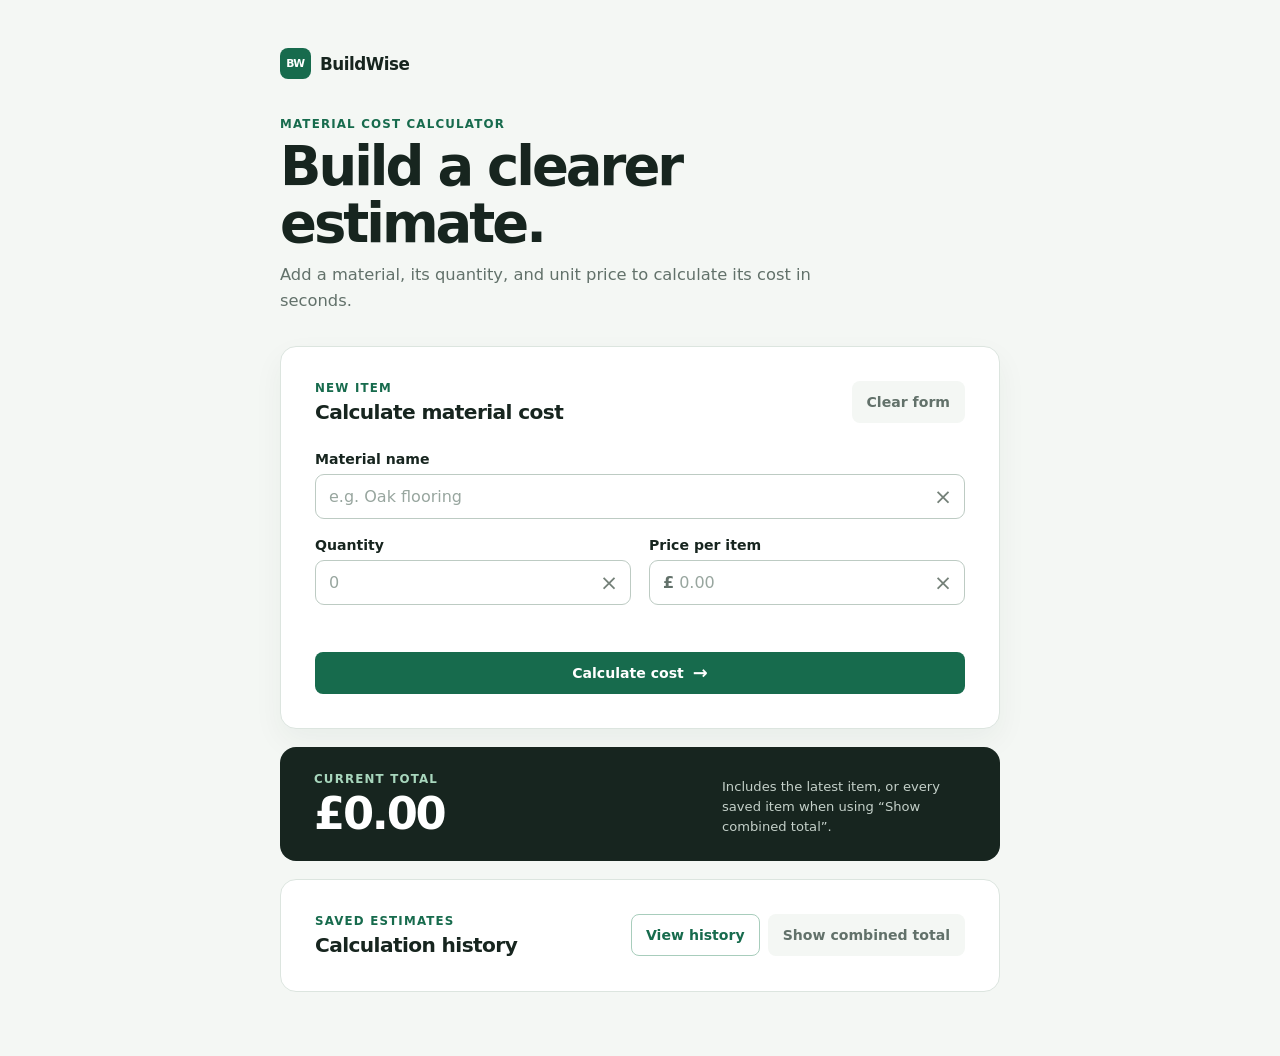
<file: website/index.html>
<!DOCTYPE html>
<html lang="en">
  <head>
    <meta charset="UTF-8" />
    <meta name="viewport" content="width=device-width, initial-scale=1.0" />
    <meta name="description" content="BuildWise helps you create quick material cost estimates." />
    <title>BuildWise | Material cost calculator</title>
    <link rel="stylesheet" href="style.css" />
    <script src="script.js" defer></script>
  </head>
  <body>
    <main class="app-shell">
      <header class="page-header">
        <a class="brand" href="#top" aria-label="BuildWise home"><span class="brand-mark" aria-hidden="true">BW</span><span>BuildWise</span></a>
        <p class="eyebrow">Material cost calculator</p>
        <h1>Build a clearer estimate.</h1>
        <p class="intro">Add a material, its quantity, and unit price to calculate its cost in seconds.</p>
      </header>

      <section class="calculator-card" aria-labelledby="calculator-heading">
        <div class="card-heading">
          <div><p class="section-label">New item</p><h2 id="calculator-heading">Calculate material cost</h2></div>
          <button type="button" id="clear-all-button" class="button button-quiet">Clear form</button>
        </div>
        <form id="calculator-form" novalidate>
          <div class="form-grid">
            <div class="field field-wide">
              <label for="material-name">Material name</label>
              <div class="input-row"><input type="text" id="material-name" name="material-name" placeholder="e.g. Oak flooring" autocomplete="off" /><button type="button" class="clear-field" data-input="material-name" aria-label="Clear material name">&times;</button></div>
            </div>
            <div class="field">
              <label for="quantity">Quantity</label>
              <div class="input-row"><input type="number" id="quantity" name="quantity" placeholder="0" min="1" step="1" inputmode="numeric" /><button type="button" class="clear-field" data-input="quantity" aria-label="Clear quantity">&times;</button></div>
            </div>
            <div class="field">
              <label for="price">Price per item</label>
              <div class="input-row currency-input"><span aria-hidden="true">£</span><input type="text" id="price" name="price" placeholder="0.00" inputmode="decimal" autocomplete="off" /><button type="button" class="clear-field" data-input="price" aria-label="Clear price">&times;</button></div>
            </div>
          </div>
          <p id="error-message" role="alert" aria-live="polite"></p>
          <button type="submit" id="calculate-button" class="button button-primary">Calculate cost <span aria-hidden="true">→</span></button>
        </form>
      </section>

      <section class="total-card" aria-live="polite" aria-atomic="true">
        <div><p class="section-label">Current total</p><p class="total-value" id="total">£0.00</p></div>
        <p class="total-note">Includes the latest item, or every saved item when using “Show combined total”.</p>
      </section>

      <section class="history-card" aria-labelledby="history-heading">
        <div class="history-heading">
          <div><p class="section-label">Saved estimates</p><h2 id="history-heading">Calculation history</h2></div>
          <div class="history-actions"><button type="button" id="past-calculations-button" class="button button-secondary" aria-expanded="false">View history</button><button type="button" id="add-all-button" class="button button-quiet">Show combined total</button></div>
        </div>
        <section id="history-section" hidden aria-live="polite"><ul id="calculation-history"></ul><button type="button" id="clear-history-button" class="text-button">Clear saved history</button></section>
      </section>
    </main>
  </body>
</html>
</file>
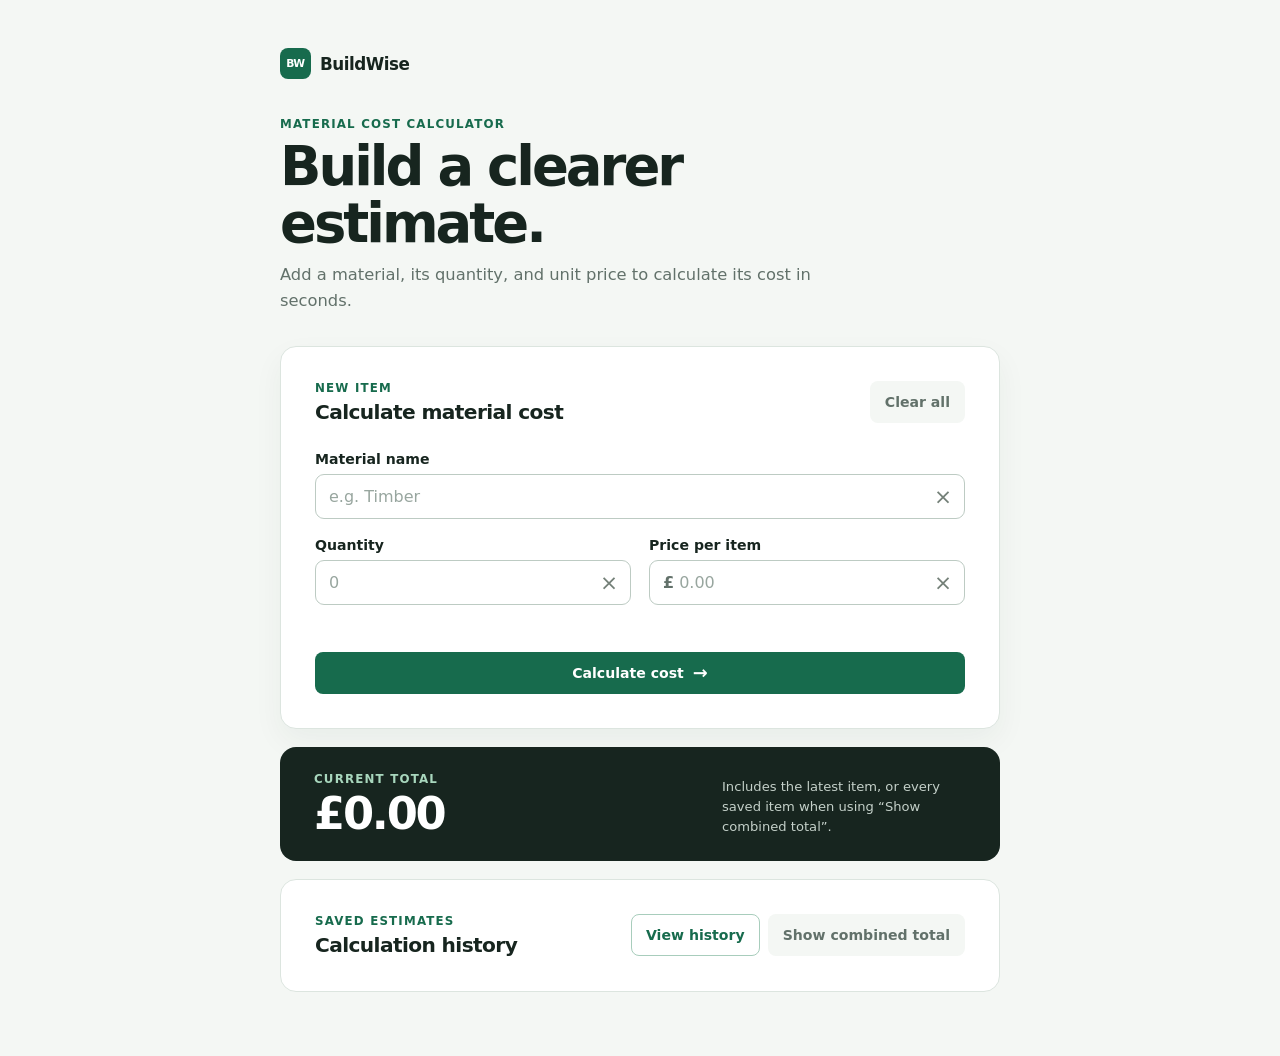
<file: prototypes/Day 3 V1.0/index.html>
<!DOCTYPE html>
<html lang="en">
  <head>
    <meta charset="UTF-8" />
    <meta name="viewport" content="width=device-width, initial-scale=1.0" />
    <meta name="description" content="BuildWise helps you create quick material cost estimates." />
    <title>BuildWise | Material cost calculator</title>
    <link rel="stylesheet" href="style.css" />
    <script src="script.js" defer></script>
  </head>
  <body>
    <main class="app-shell">
      <header class="page-header">
        <a class="brand" href="#top" aria-label="BuildWise home"><span class="brand-mark" aria-hidden="true">BW</span><span>BuildWise</span></a>
        <p class="eyebrow">Material cost calculator</p>
        <h1>Build a clearer estimate.</h1>
        <p class="intro">Add a material, its quantity, and unit price to calculate its cost in seconds.</p>
      </header>

      <section class="calculator-card" aria-labelledby="calculator-heading">
        <div class="card-heading">
          <div><p class="section-label">New item</p><h2 id="calculator-heading">Calculate material cost</h2></div>
          <button type="button" id="clear-all-button" class="button button-quiet">Clear all</button>
        </div>
        <form id="calculator-form" novalidate>
          <div class="form-grid">
            <div class="field field-wide">
              <label for="material-name">Material name</label>
              <div class="input-row"><input type="text" id="material-name" name="material-name" placeholder="e.g. Timber" autocomplete="off" /><button type="button" class="clear-field" data-input="material-name" aria-label="Clear material name">&times;</button></div>
            </div>
            <div class="field">
              <label for="quantity">Quantity</label>
              <div class="input-row"><input type="number" id="quantity" name="quantity" placeholder="0" min="1" step="1" inputmode="numeric" /><button type="button" class="clear-field" data-input="quantity" aria-label="Clear quantity">&times;</button></div>
            </div>
            <div class="field">
              <label for="price">Price per item</label>
              <div class="input-row currency-input"><span aria-hidden="true">£</span><input type="text" id="price" name="price" placeholder="0.00" inputmode="decimal" autocomplete="off" /><button type="button" class="clear-field" data-input="price" aria-label="Clear price">&times;</button></div>
            </div>
          </div>
          <p id="error-message" role="alert" aria-live="polite"></p>
          <button type="submit" id="calculate-button" class="button button-primary">Calculate cost <span aria-hidden="true">→</span></button>
        </form>
      </section>

      <section class="total-card" aria-live="polite" aria-atomic="true">
        <div><p class="section-label">Current total</p><p class="total-value" id="total">£0.00</p></div>
        <p class="total-note">Includes the latest item, or every saved item when using “Show combined total”.</p>
      </section>

      <section class="history-card" aria-labelledby="history-heading">
        <div class="history-heading">
          <div><p class="section-label">Saved estimates</p><h2 id="history-heading">Calculation history</h2></div>
          <div class="history-actions"><button type="button" id="past-calculations-button" class="button button-secondary" aria-expanded="false">View history</button><button type="button" id="add-all-button" class="button button-quiet">Show combined total</button></div>
        </div>
        <section id="history-section" hidden aria-live="polite"><ul id="calculation-history"></ul><button type="button" id="clear-history-button" class="text-button">Clear saved history</button></section>
      </section>
    </main>
  </body>
</html>
</file>
<file: website/style.css>
:root { --ink:#17251f; --muted:#62716a; --border:#dce5df; --surface:#fff; --canvas:#f4f7f4; --brand:#176b4d; --brand-dark:#10543b; --brand-pale:#e5f2eb; --danger:#b42318; font-family:Inter,ui-sans-serif,system-ui,-apple-system,BlinkMacSystemFont,"Segoe UI",sans-serif; color:var(--ink); background:var(--canvas); }
* { box-sizing:border-box; } body { margin:0; min-width:320px; } button,input { font:inherit; } button { cursor:pointer; }
.app-shell { width:min(100% - 32px,720px); margin:0 auto; padding:48px 0 64px; }.page-header { margin:0 0 32px; }.brand { display:inline-flex; align-items:center; gap:9px; color:var(--ink); font-size:1.05rem; font-weight:800; letter-spacing:-.03em; text-decoration:none; }.brand-mark { display:grid; width:31px; height:31px; place-items:center; border-radius:8px; color:#fff; background:var(--brand); font-size:.67rem; letter-spacing:-.04em; }.eyebrow,.section-label { margin:0; color:var(--brand); font-size:.74rem; font-weight:800; letter-spacing:.1em; text-transform:uppercase; }.page-header .eyebrow { margin-top:38px; } h1,h2,p { margin-top:0; } h1 { max-width:560px; margin:8px 0 10px; font-size:clamp(2rem,6vw,3.4rem); letter-spacing:-.055em; line-height:1.04; } h2 { margin:5px 0 0; font-size:1.26rem; letter-spacing:-.03em; }.intro { max-width:540px; margin-bottom:0; color:var(--muted); font-size:1.02rem; line-height:1.6; }
.calculator-card,.history-card { padding:clamp(22px,5vw,34px); border:1px solid var(--border); border-radius:16px; background:var(--surface); box-shadow:0 12px 30px rgb(19 50 37 / 5%); }.card-heading,.history-heading { display:flex; justify-content:space-between; gap:20px; align-items:flex-start; }.form-grid { display:grid; grid-template-columns:1fr 1fr; gap:18px; margin-top:27px; }.field-wide { grid-column:1 / -1; }.field label { display:block; margin-bottom:7px; font-size:.88rem; font-weight:700; }.input-row { display:flex; align-items:center; border:1px solid #bdcbc3; border-radius:9px; background:#fff; transition:border-color 160ms,box-shadow 160ms; }.input-row:focus-within { border-color:var(--brand); box-shadow:0 0 0 3px rgb(23 107 77 / 13%); } input { width:100%; min-width:0; padding:12px 0 12px 13px; border:0; outline:0; color:var(--ink); background:transparent; } input::placeholder { color:#98a69f; }.currency-input > span { padding-left:13px; color:var(--muted); font-weight:700; }.currency-input input { padding-left:5px; }.clear-field { width:34px; height:34px; flex:0 0 34px; margin-right:4px; border:0; border-radius:6px; color:#748078; background:transparent; font-size:1.35rem; line-height:1; }.clear-field:hover { color:var(--ink); background:#eef3ef; }
.button { display:inline-flex; align-items:center; justify-content:center; gap:9px; min-height:42px; border:1px solid transparent; border-radius:8px; padding:9px 14px; font-size:.88rem; font-weight:750; transition:background 160ms,border-color 160ms,transform 160ms; }.button:hover { transform:translateY(-1px); }.button-primary { width:100%; margin-top:4px; color:#fff; background:var(--brand); }.button-primary:hover { background:var(--brand-dark); }.button-primary span { font-size:1.12rem; }.button-secondary { color:var(--brand); border-color:#a8cdbc; background:#fff; }.button-secondary:hover { background:var(--brand-pale); }.button-quiet { color:var(--muted); background:#f4f7f4; }.button-quiet:hover { color:var(--ink); background:#e9efeb; }.button:focus-visible,.text-button:focus-visible,.clear-field:focus-visible { outline:3px solid rgb(23 107 77 / 32%); outline-offset:2px; } #error-message { min-height:1.3em; margin:14px 0 10px; color:var(--danger); font-size:.88rem; font-weight:650; }
.total-card { display:flex; align-items:end; justify-content:space-between; gap:28px; margin:18px 0; padding:25px clamp(22px,5vw,34px); border-radius:16px; color:#fff; background:var(--ink); }.total-card .section-label { color:#a8d7bd; }.total-value { margin:6px 0 0; font-size:clamp(2rem,5vw,2.8rem); font-weight:800; letter-spacing:-.05em; line-height:1; }.total-note { max-width:244px; margin:0; color:#c4d0c9; font-size:.82rem; line-height:1.5; }
.history-card { box-shadow:none; }.history-actions { display:flex; flex-wrap:wrap; justify-content:flex-end; gap:8px; } #history-section { margin-top:24px; padding-top:19px; border-top:1px solid var(--border); } #calculation-history { display:grid; gap:9px; margin:0; padding:0; list-style:none; } #calculation-history li { padding:12px 14px; border-radius:8px; color:#435149; background:#f5f8f5; font-size:.91rem; }.text-button { margin-top:15px; padding:2px 0; border:0; color:var(--danger); background:none; font-size:.85rem; font-weight:700; text-decoration:underline; text-underline-offset:3px; }
@media (max-width:570px) { .app-shell { padding-top:28px; }.page-header .eyebrow { margin-top:30px; }.card-heading,.history-heading,.total-card { flex-direction:column; align-items:flex-start; }.form-grid { grid-template-columns:1fr; }.field-wide { grid-column:auto; }.history-actions { justify-content:flex-start; }.card-heading .button-quiet { width:100%; } }
</file>
<file: prototypes/Day 3 V1.0/style.css>
:root { --ink:#17251f; --muted:#62716a; --border:#dce5df; --surface:#fff; --canvas:#f4f7f4; --brand:#176b4d; --brand-dark:#10543b; --brand-pale:#e5f2eb; --danger:#b42318; font-family:Inter,ui-sans-serif,system-ui,-apple-system,BlinkMacSystemFont,"Segoe UI",sans-serif; color:var(--ink); background:var(--canvas); }
* { box-sizing:border-box; } body { margin:0; min-width:320px; } button,input { font:inherit; } button { cursor:pointer; }
.app-shell { width:min(100% - 32px,720px); margin:0 auto; padding:48px 0 64px; }.page-header { margin:0 0 32px; }.brand { display:inline-flex; align-items:center; gap:9px; color:var(--ink); font-size:1.05rem; font-weight:800; letter-spacing:-.03em; text-decoration:none; }.brand-mark { display:grid; width:31px; height:31px; place-items:center; border-radius:8px; color:#fff; background:var(--brand); font-size:.67rem; letter-spacing:-.04em; }.eyebrow,.section-label { margin:0; color:var(--brand); font-size:.74rem; font-weight:800; letter-spacing:.1em; text-transform:uppercase; }.page-header .eyebrow { margin-top:38px; } h1,h2,p { margin-top:0; } h1 { max-width:560px; margin:8px 0 10px; font-size:clamp(2rem,6vw,3.4rem); letter-spacing:-.055em; line-height:1.04; } h2 { margin:5px 0 0; font-size:1.26rem; letter-spacing:-.03em; }.intro { max-width:540px; margin-bottom:0; color:var(--muted); font-size:1.02rem; line-height:1.6; }
.calculator-card,.history-card { padding:clamp(22px,5vw,34px); border:1px solid var(--border); border-radius:16px; background:var(--surface); box-shadow:0 12px 30px rgb(19 50 37 / 5%); }.card-heading,.history-heading { display:flex; justify-content:space-between; gap:20px; align-items:flex-start; }.form-grid { display:grid; grid-template-columns:1fr 1fr; gap:18px; margin-top:27px; }.field-wide { grid-column:1 / -1; }.field label { display:block; margin-bottom:7px; font-size:.88rem; font-weight:700; }.input-row { display:flex; align-items:center; border:1px solid #bdcbc3; border-radius:9px; background:#fff; transition:border-color 160ms,box-shadow 160ms; }.input-row:focus-within { border-color:var(--brand); box-shadow:0 0 0 3px rgb(23 107 77 / 13%); } input { width:100%; min-width:0; padding:12px 0 12px 13px; border:0; outline:0; color:var(--ink); background:transparent; } input::placeholder { color:#98a69f; }.currency-input > span { padding-left:13px; color:var(--muted); font-weight:700; }.currency-input input { padding-left:5px; }.clear-field { width:34px; height:34px; flex:0 0 34px; margin-right:4px; border:0; border-radius:6px; color:#748078; background:transparent; font-size:1.35rem; line-height:1; }.clear-field:hover { color:var(--ink); background:#eef3ef; }
.button { display:inline-flex; align-items:center; justify-content:center; gap:9px; min-height:42px; border:1px solid transparent; border-radius:8px; padding:9px 14px; font-size:.88rem; font-weight:750; transition:background 160ms,border-color 160ms,transform 160ms; }.button:hover { transform:translateY(-1px); }.button-primary { width:100%; margin-top:4px; color:#fff; background:var(--brand); }.button-primary:hover { background:var(--brand-dark); }.button-primary span { font-size:1.12rem; }.button-secondary { color:var(--brand); border-color:#a8cdbc; background:#fff; }.button-secondary:hover { background:var(--brand-pale); }.button-quiet { color:var(--muted); background:#f4f7f4; }.button-quiet:hover { color:var(--ink); background:#e9efeb; }.button:focus-visible,.text-button:focus-visible,.clear-field:focus-visible { outline:3px solid rgb(23 107 77 / 32%); outline-offset:2px; } #error-message { min-height:1.3em; margin:14px 0 10px; color:var(--danger); font-size:.88rem; font-weight:650; }
.total-card { display:flex; align-items:end; justify-content:space-between; gap:28px; margin:18px 0; padding:25px clamp(22px,5vw,34px); border-radius:16px; color:#fff; background:var(--ink); }.total-card .section-label { color:#a8d7bd; }.total-value { margin:6px 0 0; font-size:clamp(2rem,5vw,2.8rem); font-weight:800; letter-spacing:-.05em; line-height:1; }.total-note { max-width:244px; margin:0; color:#c4d0c9; font-size:.82rem; line-height:1.5; }
.history-card { box-shadow:none; }.history-actions { display:flex; flex-wrap:wrap; justify-content:flex-end; gap:8px; } #history-section { margin-top:24px; padding-top:19px; border-top:1px solid var(--border); } #calculation-history { display:grid; gap:9px; margin:0; padding:0; list-style:none; } #calculation-history li { padding:12px 14px; border-radius:8px; color:#435149; background:#f5f8f5; font-size:.91rem; }.text-button { margin-top:15px; padding:2px 0; border:0; color:var(--danger); background:none; font-size:.85rem; font-weight:700; text-decoration:underline; text-underline-offset:3px; }
@media (max-width:570px) { .app-shell { padding-top:28px; }.page-header .eyebrow { margin-top:30px; }.card-heading,.history-heading,.total-card { flex-direction:column; align-items:flex-start; }.form-grid { grid-template-columns:1fr; }.field-wide { grid-column:auto; }.history-actions { justify-content:flex-start; }.card-heading .button-quiet { width:100%; } }
</file>
